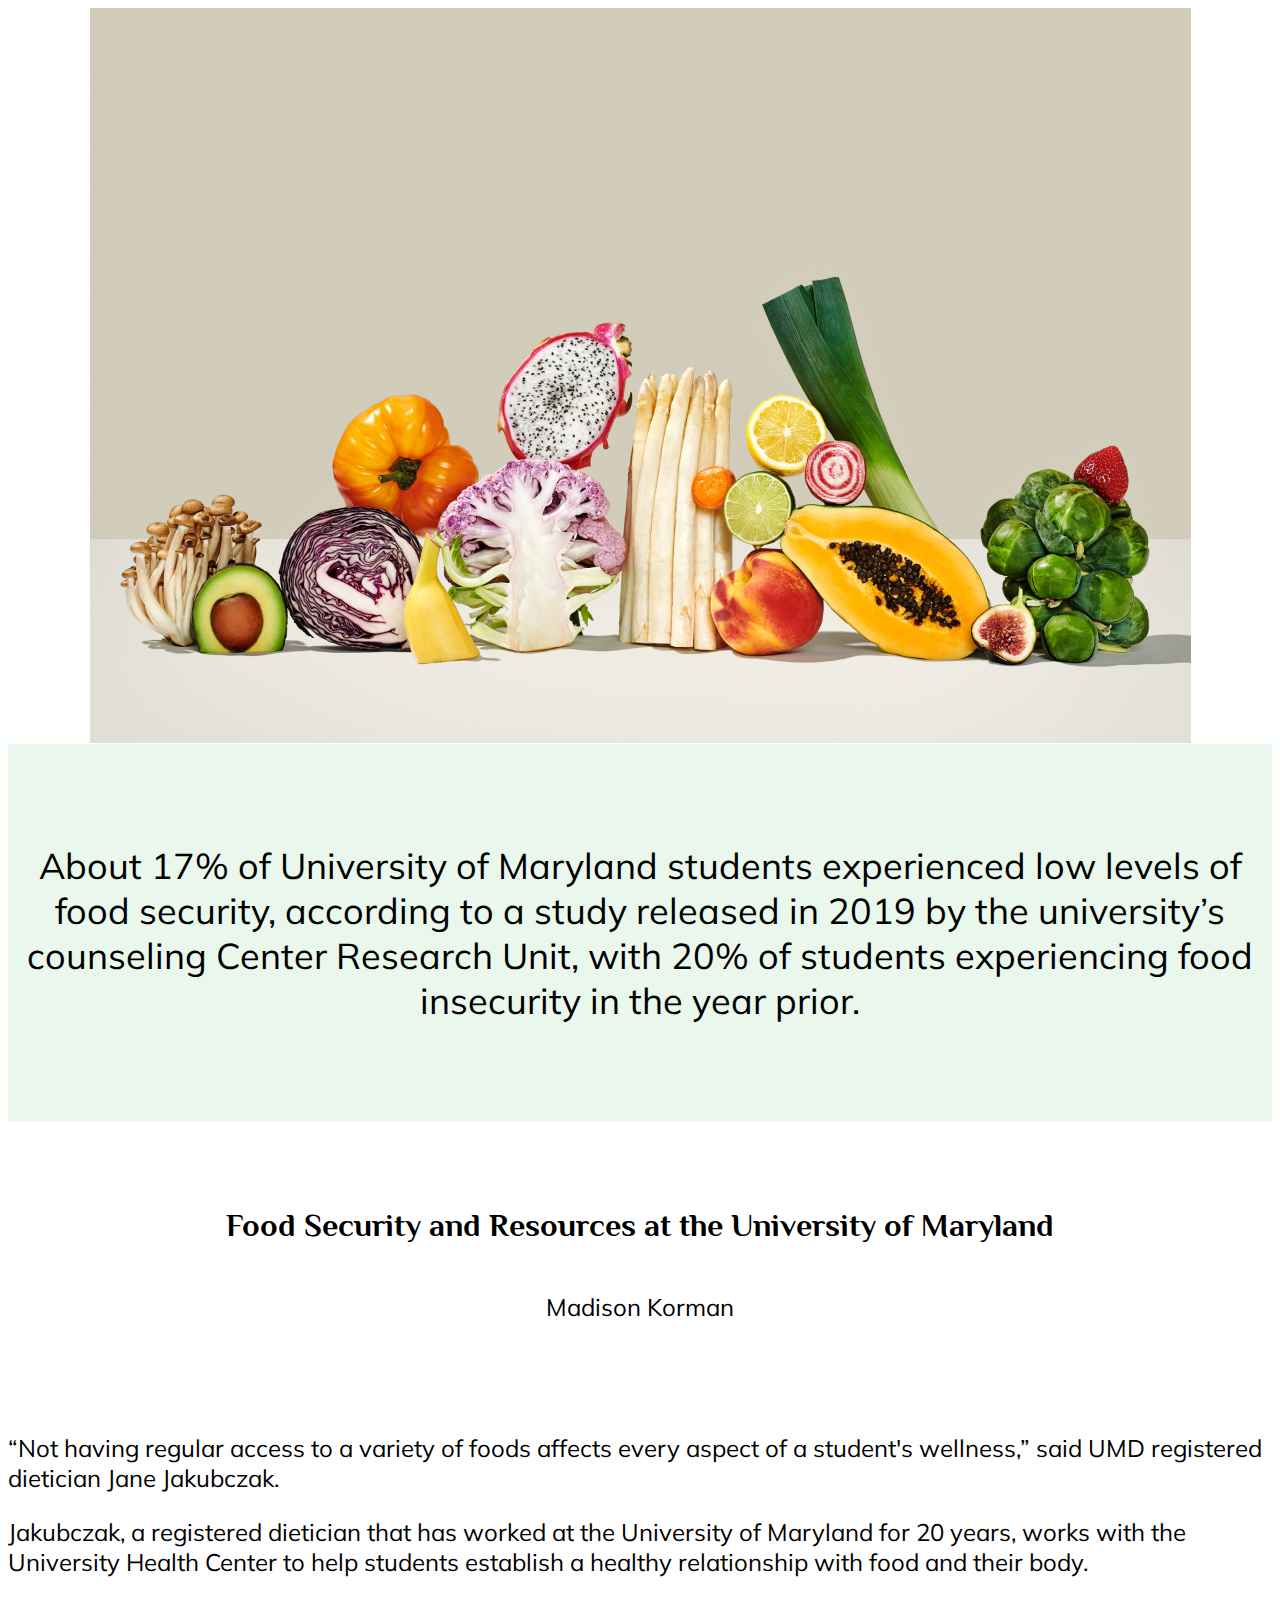
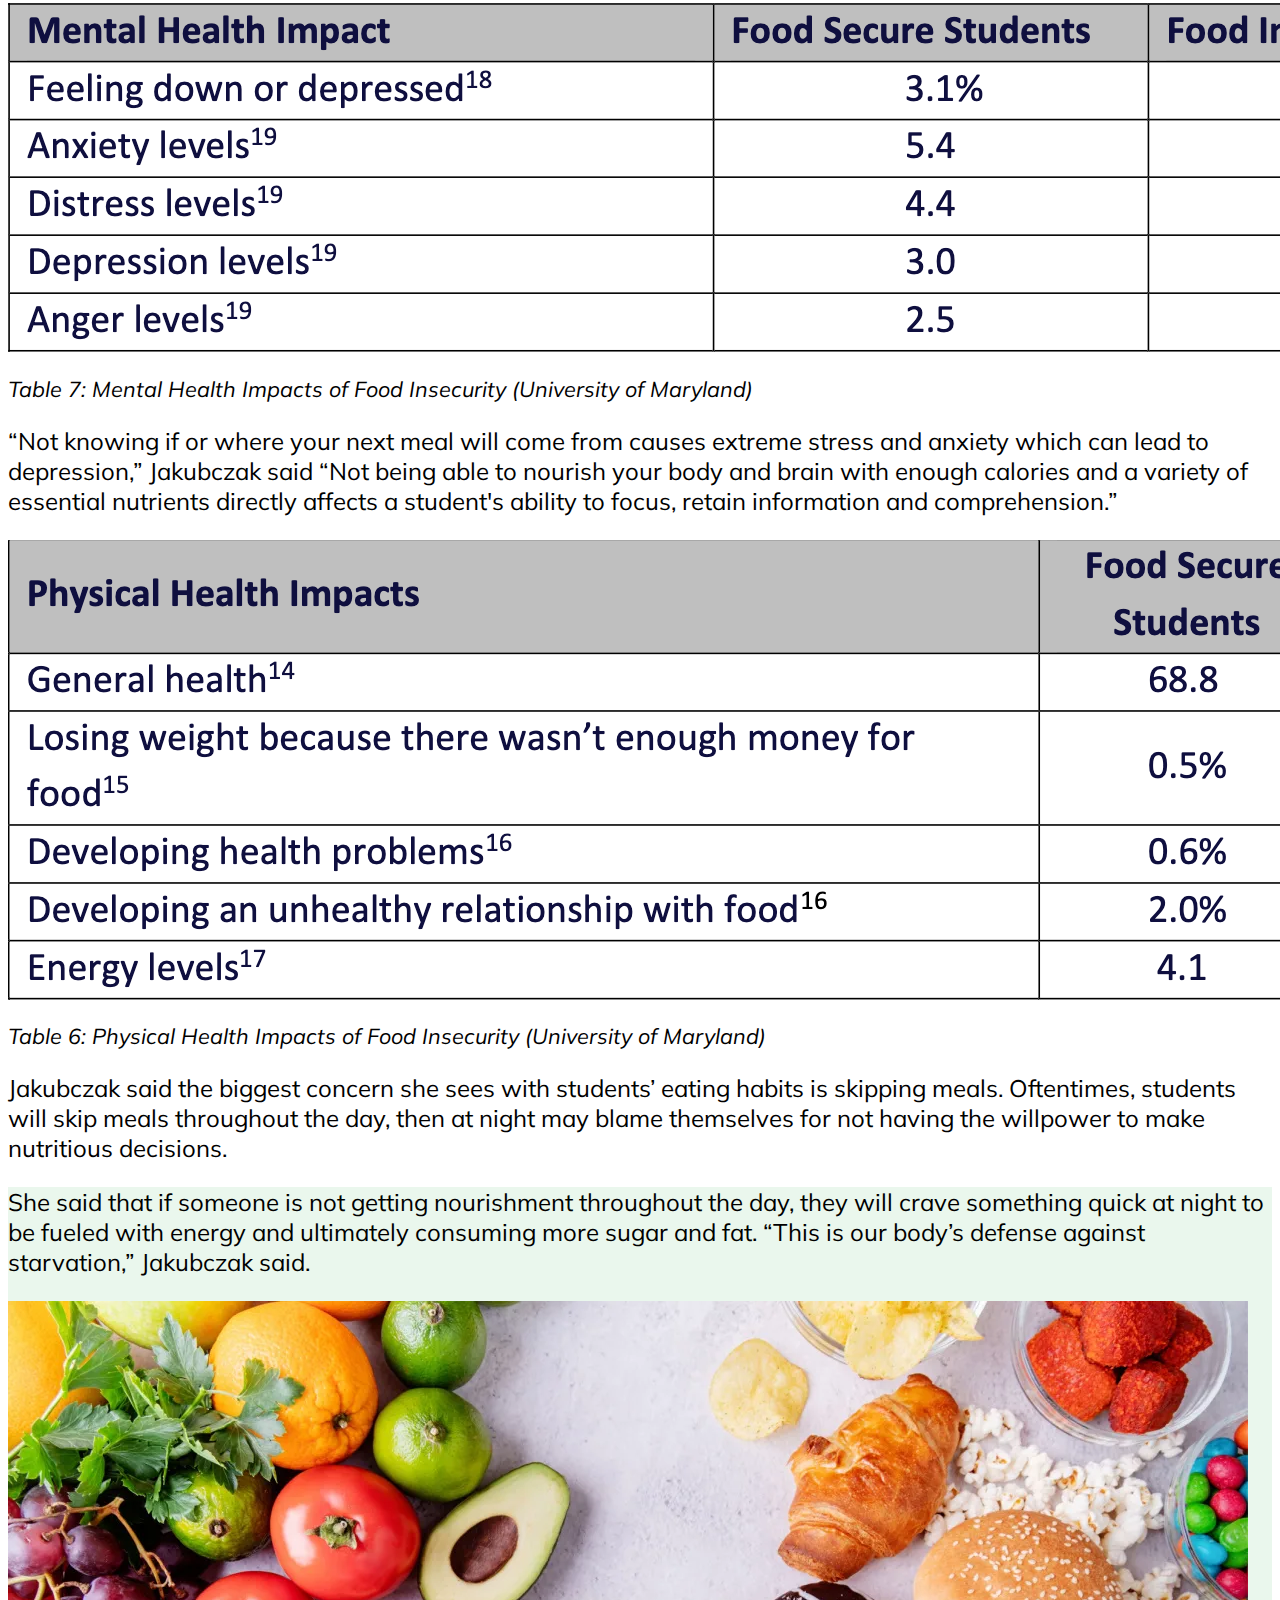
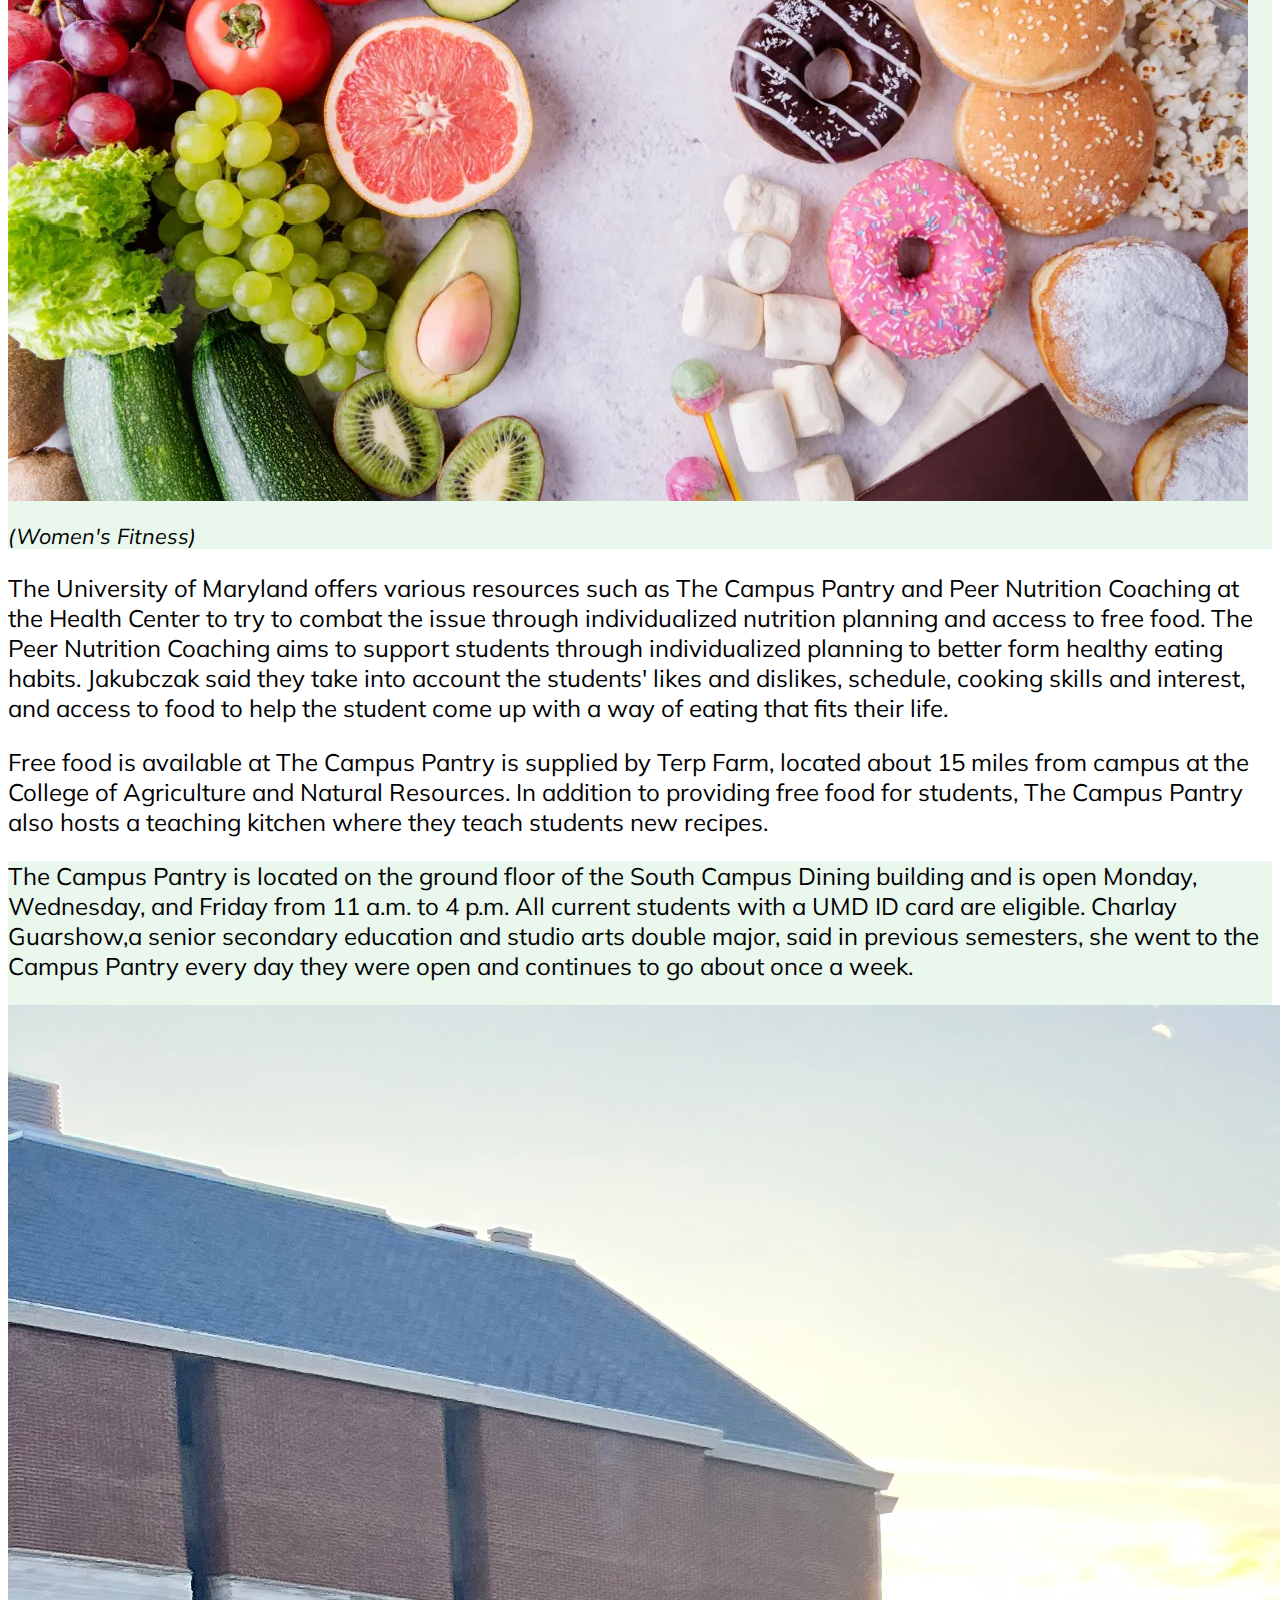
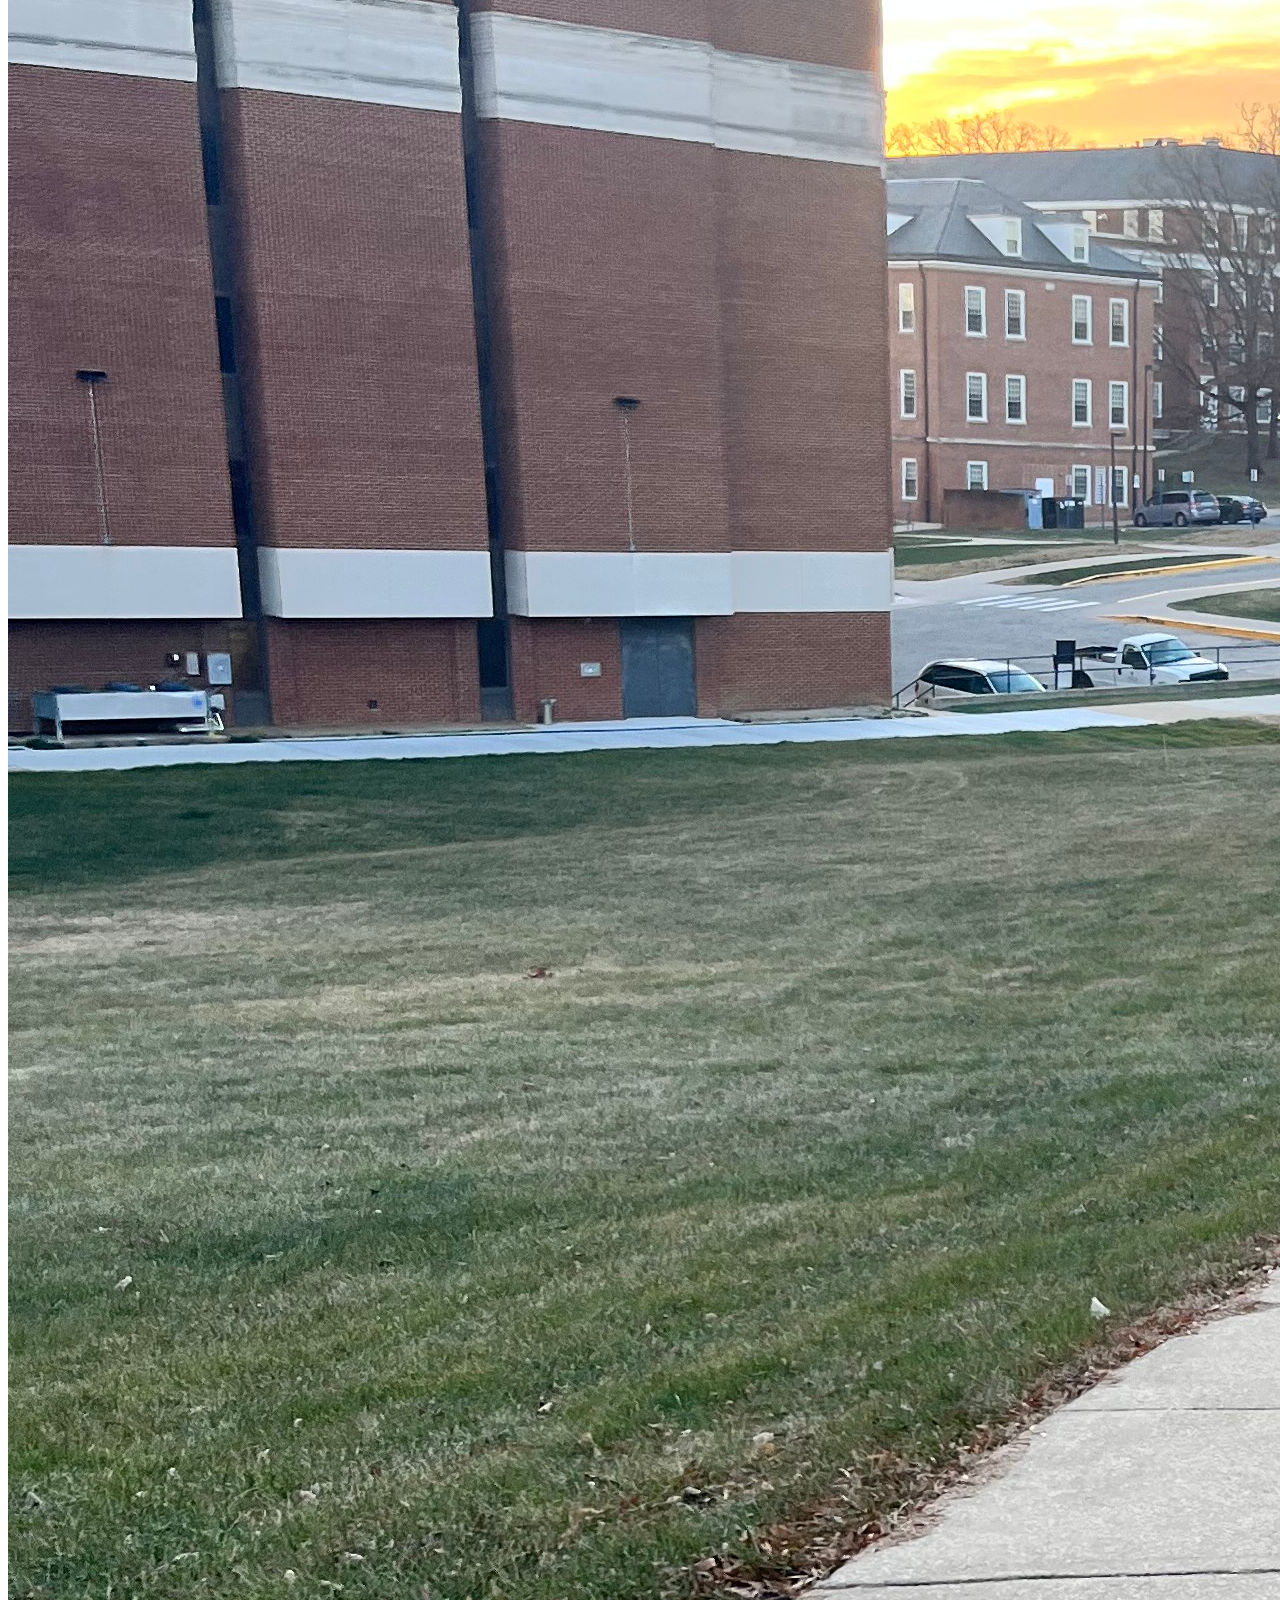
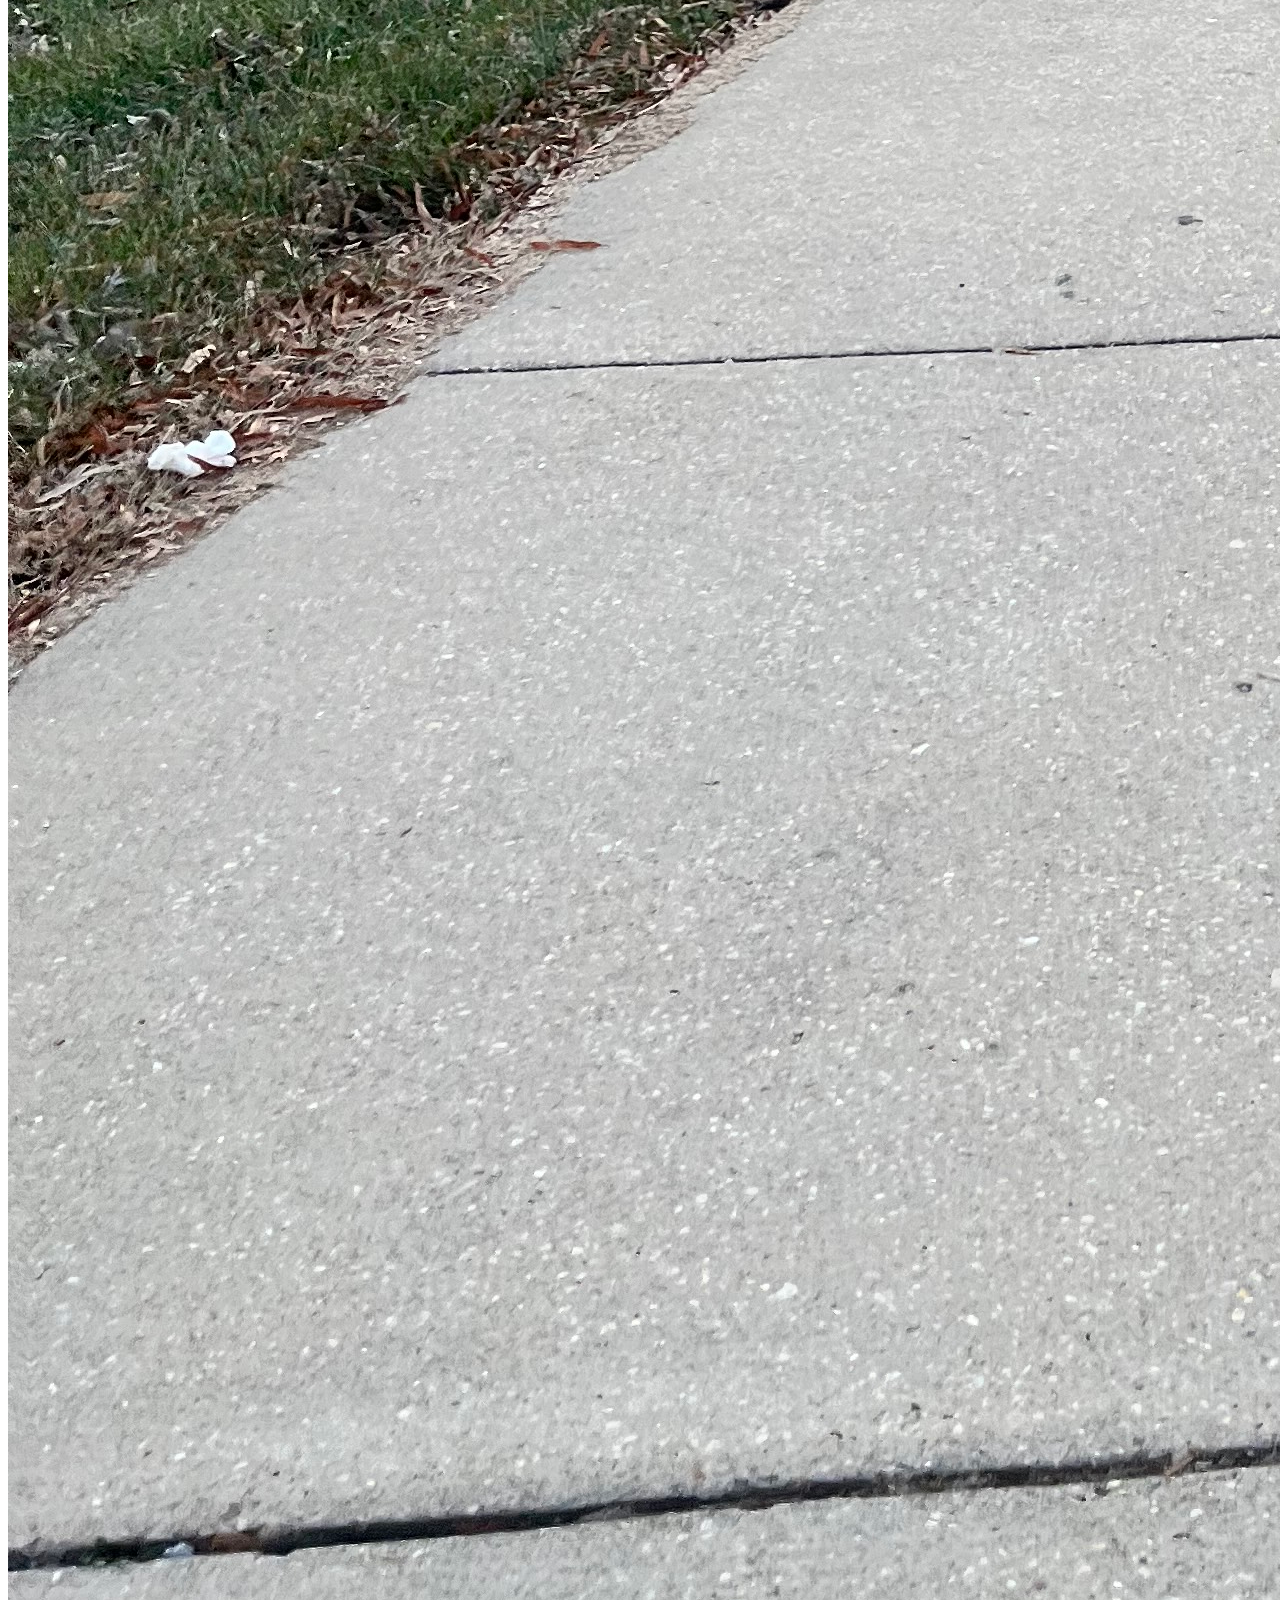
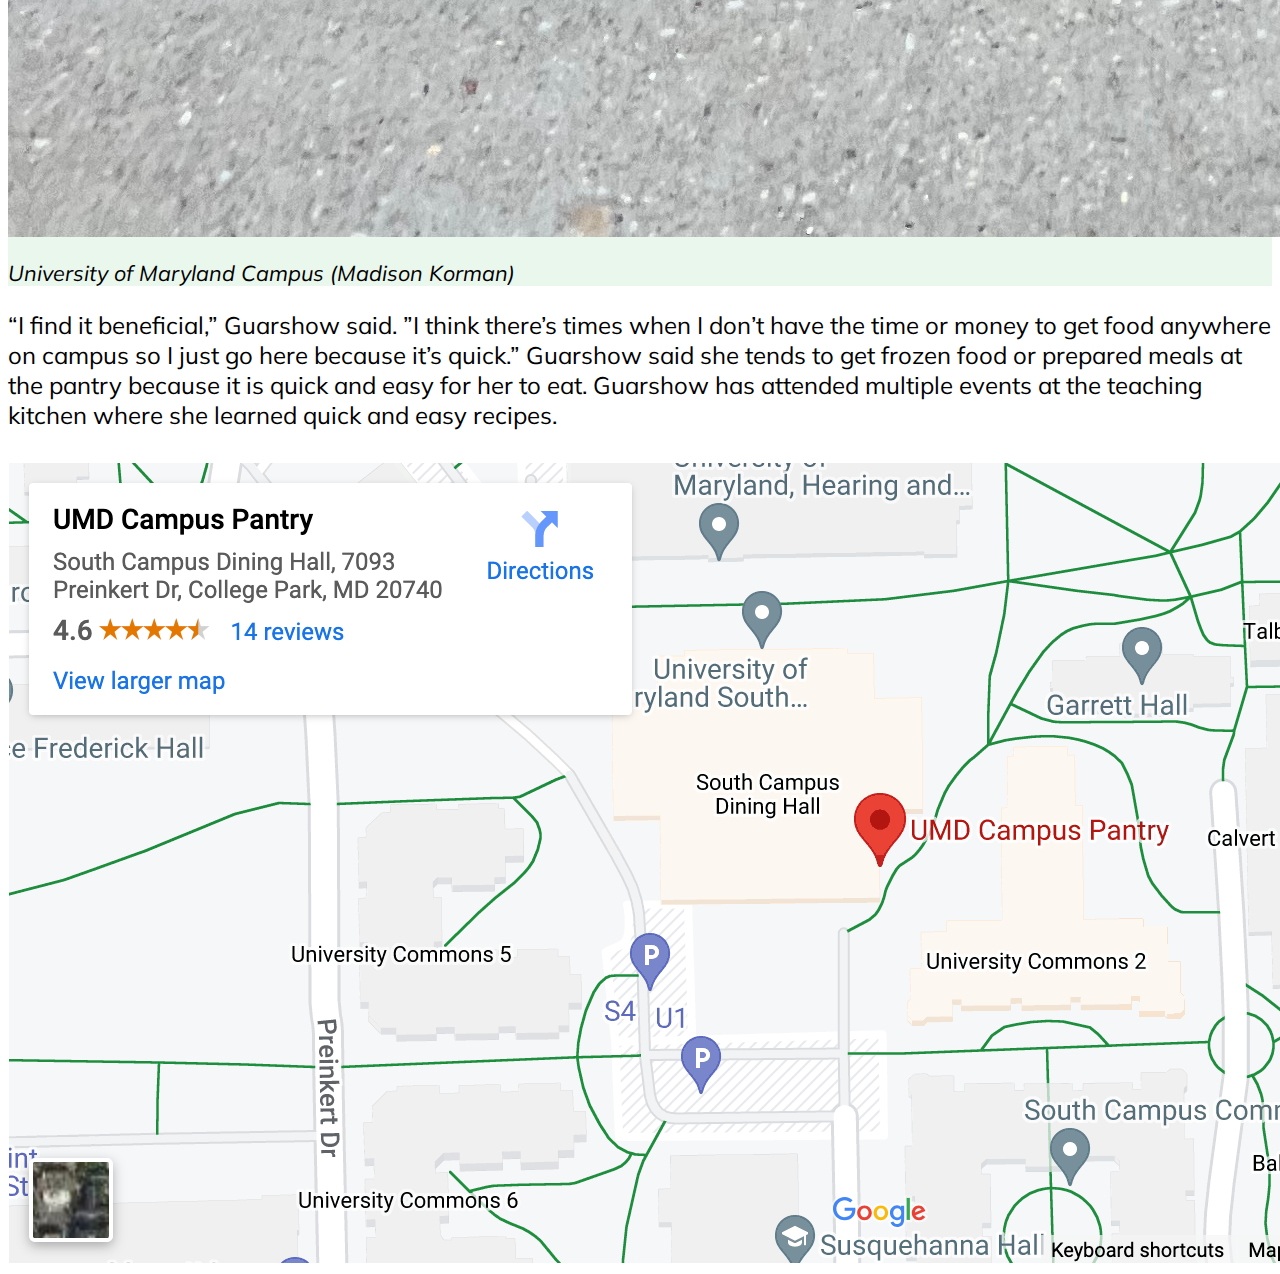
<file: final/index.html>
<html lang="en">

<head>
    <meta charset="UTF-8">
    <meta name="viewport" content="width=device-width, initial-scale=1.0">
    <meta http-equiv="X-UA-Compatible" content="ie=edge">
    <title>Food Security</title>
    <meta name="description" content="About 17% of UMD students experienced low levels of food security, according to a Food Access and Student Well-Being Study released in 2019 by the University of Maryland Counseling Center Research Unit. In the year leading up to the study 20% of UMD students experienced food insecurity.

    ">
    <!--fonts-->

    <link rel="preconnect" href="https://fonts.googleapis.com">
    <link rel="preconnect" href="https://fonts.gstatic.com" crossorigin>
    <link href="https://fonts.googleapis.com/css2?family=Philosopher:ital,wght@0,400;0,700;1,400;1,700&display=swap"
        rel="stylesheet">
    <link
        href="https://fonts.googleapis.com/css2?family=Mulish:ital,wght@0,200;0,300;0,400;0,500;0,600;0,700;0,800;0,900;0,1000;1,200;1,300;1,400;1,500;1,600;1,700;1,800;1,900;1,1000&display=swap"
        rel="stylesheet">

    <!--css-->
    <link rel="stylesheet" href="css/final.css">

    <link href="https://cdn.jsdelivr.net/npm/bootstrap@5.3.2/dist/css/bootstrap.min.css" rel="stylesheet"
        integrity="sha384-T3c6CoIi6uLrA9TneNEoa7RxnatzjcDSCmG1MXxSR1GAsXEV/Dwwykc2MPK8M2HN" crossorigin="anonymous">

</head>

<body>
    <header>
        <img src="img/firsthealthy.png" alt="healthy" class="img-fluid">
    </header>
    <div class="pad">
        <p>
            About 17% of University of Maryland students experienced low levels of food security, according to a
            study
            released in 2019 by the university’s counseling Center Research Unit, with 20% of students experiencing
            food
            insecurity in the year prior.
        </p>
    </div>
    <div class="container">

        <h1>Food Security and Resources at the University of Maryland</h1>
        <div class="name">
            <p>Madison Korman</p>
        </div>
        <p>
            “Not having regular access to a variety of foods affects every aspect of a student's wellness,” said UMD
            registered dietician Jane Jakubczak.</p>
        <p>Jakubczak, a registered dietician that has worked at the University of Maryland for 20 years, works with the
            University Health Center to help students establish a healthy relationship with food and their body.</p>
        <img src="img/chart2.png" alt="chart 2" class="img-fluid">

        <div class="caption">
            <p>Table 7: Mental Health Impacts of Food Insecurity (University of Maryland)</p>
        </div>
        <p>“Not knowing if or where your next meal will come from causes extreme stress and anxiety which can lead to
            depression,” Jakubczak said “Not being able to nourish your body and brain with enough calories and a
            variety of essential nutrients directly affects a student's ability to focus, retain information and
            comprehension.” </p>
        <img src="img/chart1.png"
            alt="chrome-extension://bdfcnmeidppjeaggnmidamkiddifkdib/viewer.html?file=https://studentaffairs.umd.edu/sites/default/files/2021-11/Food%20Access%20%26%20Student%20Well-being%20Study%20Report_September2019.pdf"
            class="img-fluid">
        <div class="caption">
            <p>Table 6: Physical Health Impacts of Food Insecurity (University of Maryland)</p>
        </div>
        <p>
            Jakubczak said the biggest concern she sees with students’ eating habits is skipping meals. Oftentimes,
            students will skip meals throughout the day, then at night may blame themselves for not having the willpower
            to make nutritious decisions.</p>
        <div class="row">
            <div class="col-sm-6">
                <p>
                    She said that if someone is not getting nourishment throughout the day, they will crave something
                    quick at
                    night to be fueled with energy and ultimately consuming more sugar and fat.
                    “This is our body’s defense against starvation,” Jakubczak said.</p>
            </div>
            <div class="col-sm-6">
                <img src="img/sugarfat.webp" alt="sugar" class="img-fluid">
                <div class="caption">
                    <p>(Women's Fitness)</p>
                </div>
            </div>
        </div>
        <p>
            The University of Maryland offers various resources such as The Campus Pantry and Peer Nutrition Coaching at
            the Health Center to try to combat the issue through individualized nutrition planning and access to free
            food. The Peer Nutrition Coaching aims to support students through individualized planning to better form
            healthy
            eating habits. Jakubczak said they take into account the students' likes and dislikes, schedule, cooking
            skills and interest, and access to food to help the student come up with a way of eating that fits their
            life.</p>
        <p>
            Free food is available at The Campus Pantry is supplied by Terp Farm, located about 15 miles from campus at
            the College of Agriculture and Natural Resources.
            In addition to providing free food for students, The Campus Pantry also hosts a teaching kitchen where they
            teach students new recipes.</p>
        <div class="row">
            <div class="col-sm-6">
                <p>
                    The Campus Pantry is located on the ground floor of the South Campus Dining building and is open
                    Monday,
                    Wednesday, and Friday from 11 a.m. to 4 p.m. All current students with a UMD ID card are eligible.
                    Charlay Guarshow,a senior secondary education and studio arts double major, said in previous
                    semesters, she
                    went to the Campus Pantry every day they were open and continues to go about once a week.</p>
            </div>
            <div class="col-sm-6">

                <img src="img/campus.jpeg" alt="campus" class="img-fluid">
                <div class="caption">
                    <p>University of Maryland Campus (Madison Korman)</p>
                </div>
            </div>
        </div>
        <p>
            “I find it beneficial,” Guarshow said. ”I think there’s times when I don’t have the time or money to get
            food anywhere on campus so I just go here because it’s quick.”
            Guarshow said she tends to get frozen food or prepared meals at the pantry because it is quick and easy for
            her to eat. Guarshow has attended multiple events at the teaching kitchen where she learned quick and easy
            recipes. </p>

    </div>
    <img src="img/map.png" alt="Campus Pantry Map" class="img-fluid" usemap="#workmap">
    <map name="workmap">
        <area shape="default" href="https://dining.umd.edu/sustainability/campus-pantry">
</body>

</html>
</file>
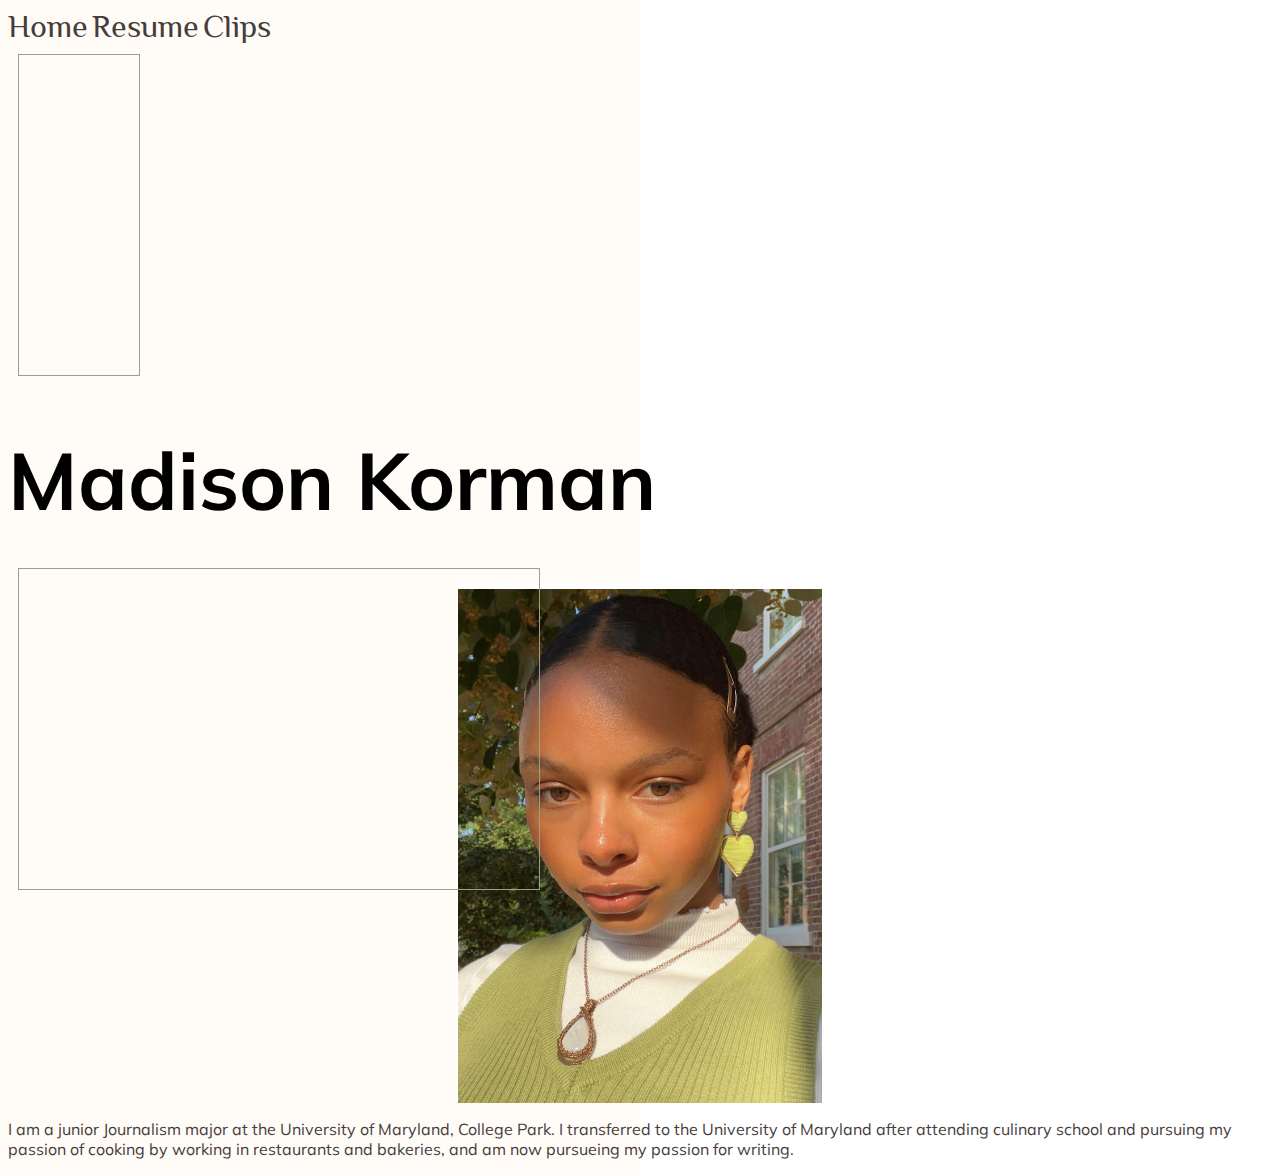
<file: portfolio/index.html>
<html lang="en">

<head>
    <meta charset="UTF-8">
    <meta name="viewport" content="width=device-width, initial-scale=1.0">
    <meta http-equiv="X-UA-Compatible" content="ie=edge">
    <title>Madison Korman Portfolio</title>
    <meta name="description" content="Madison Korman's resume, clips, and bio">
    <!--fonts-->
    <link rel="preconnect" href="https://fonts.googleapis.com">
    <link rel="preconnect" href="https://fonts.gstatic.com" crossorigin>
    <link href="https://fonts.googleapis.com/css2?family=Philosopher:ital,wght@0,400;0,700;1,400;1,700&display=swap"
        rel="stylesheet">
    <link
        href="https://fonts.googleapis.com/css2?family=Mulish:ital,wght@0,200;0,300;0,400;0,500;0,600;0,700;0,800;0,900;0,1000;1,200;1,300;1,400;1,500;1,600;1,700;1,800;1,900;1,1000&display=swap"
        rel="stylesheet">

    <!--css-->
    <link rel="stylesheet" href="css/portfolio.css">

    <link href="https://cdn.jsdelivr.net/npm/bootstrap@5.3.2/dist/css/bootstrap.min.css" rel="stylesheet"
        integrity="sha384-T3c6CoIi6uLrA9TneNEoa7RxnatzjcDSCmG1MXxSR1GAsXEV/Dwwykc2MPK8M2HN" crossorigin="anonymous">
    <link rel="stylesheet" href="css/portfolio.css">
</head>

<body>
    <div class="container-fluid">
        <a href="#">Home</a>
        <a href="/resume">Resume</a>
        <a href="/clips">Clips</a>
        </nav>
        <div class="boxy"> </div>



        <div class="row align-items-center">

            <div class="col-lg-8">
                <h1 class="name">Madison Korman</h1>
            </div>

            <div class="col-lg-3 home-photo">

                <img src="img/portfolioheadshot.png" alt="headshot" class="img-fluid">
                <p class="callout">I am a junior Journalism major at the University of Maryland, College Park. I
                    transferred to the
                    University of
                    Maryland after attending culinary school and pursuing my passion of cooking by working in
                    restaurants
                    and bakeries, and am now pursueing my passion for writing.</p>

            </div>

        </div>


        <div class="box"> </div>
    </div>

</body>
</file>
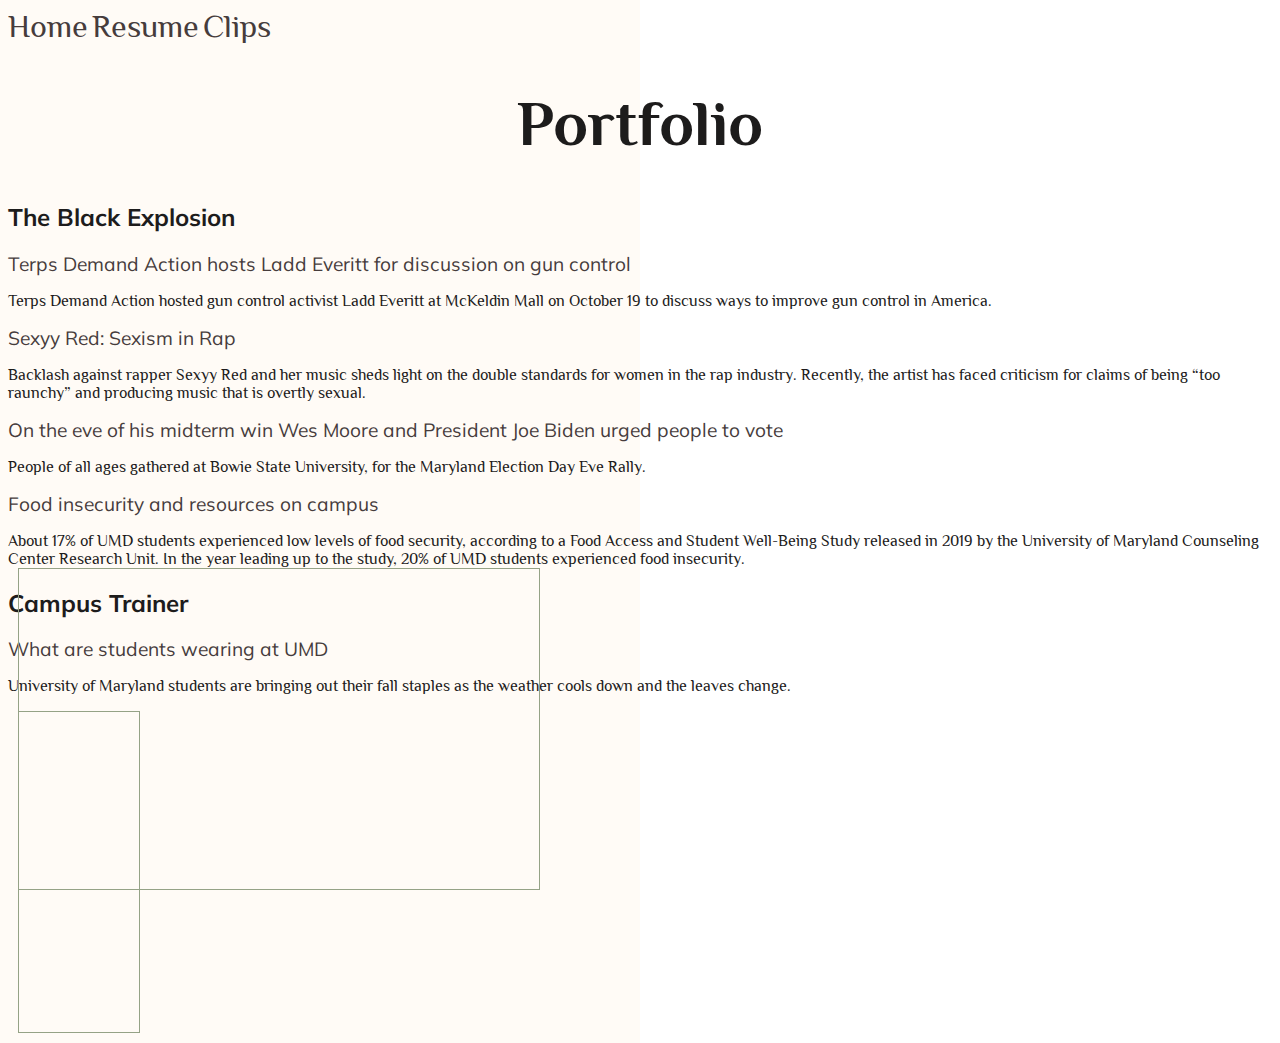
<file: portfolio/clips/index.html>
<html lang="en">

<head>
    <meta charset="UTF-8">
    <meta name="viewport" content="width=device-width, initial-scale=1.0">
    <meta http-equiv="X-UA-Compatible" content="ie=edge">
    <title>Madison Korman Portfolio</title>
    <meta name="description" content="Madison Korman's resume, clips, and bio">
    <!--fonts-->
    <link rel="preconnect" href="https://fonts.googleapis.com">
    <link rel="preconnect" href="https://fonts.gstatic.com" crossorigin>
    <link href="https://fonts.googleapis.com/css2?family=Philosopher:ital,wght@0,400;0,700;1,400;1,700&display=swap"
        rel="stylesheet">
    <link
        href="https://fonts.googleapis.com/css2?family=Mulish:ital,wght@0,200;0,300;0,400;0,500;0,600;0,700;0,800;0,900;0,1000;1,200;1,300;1,400;1,500;1,600;1,700;1,800;1,900;1,1000&display=swap"
        rel="stylesheet">

    <!--css-->
    <link rel="stylesheet" href="../css/portfolio.css">

    <link href="https://cdn.jsdelivr.net/npm/bootstrap@5.3.2/dist/css/bootstrap.min.css" rel="stylesheet"
        integrity="sha384-T3c6CoIi6uLrA9TneNEoa7RxnatzjcDSCmG1MXxSR1GAsXEV/Dwwykc2MPK8M2HN" crossorigin="anonymous">
    <link rel="stylesheet" href="../css/portfolio.css">
</head>

<body>
    <div class="page-two">
        <div class="container-fluid">
            <a href="../index.html">Home</a>
            <a href="../resume">Resume</a>
            <a href="/#">Clips</a>

            <h1 class="resume">Portfolio</h1>
            <h2>The Black Explosion </h2>
            <p></p>
            <div class="box"> </div>

            <div class="links"> <a
                href="https://www.blackexplosionnews.com/blog/2023/10/31/terps-demand-action-hosts-ladd-everitt-for-discussion-on-gun-control">Terps Demand Action hosts Ladd Everitt for discussion on gun control</a></div>
        <p>Terps Demand Action hosted gun control activist Ladd Everitt at McKeldin Mall on October 19 to discuss ways to improve gun control in America.</p>
            <div class="links"> <a
                    href="https://www.blackexplosionnews.com/blog/2023/10/6/sexyy-red-sexism-in-rap">Sexyy Red: Sexism
                    in Rap</a></div>
            <p>Backlash against rapper Sexyy Red and her music sheds light on the double standards for women in the rap
                industry. Recently, the artist has faced criticism for claims of being “too raunchy” and producing music
                that is overtly sexual.</p>
            <div class="links"> <a
                    href="https://www.blackexplosionnews.com/blog/2022/11/9/on-the-eve-of-his-midterm-win-wes-moore-and-president-joe-biden-urged-people-to-vote">On
                    the eve of his midterm win Wes Moore and President Joe Biden urged people to vote</a></div>
            <p>People of all ages gathered at Bowie State University, for the Maryland Election Day Eve Rally.</p>

            <div class="links"> <a href="https://www.blackexplosionnews.com/blog/2023/10/30/food-insecurity-and-resources-on-campus">Food
                    insecurity and resources on campus</a></div>
            <p>About 17% of UMD students experienced low levels of food security, according to a Food Access and Student
                Well-Being Study released in 2019 by the University of Maryland Counseling Center Research Unit. In the
                year leading up to the study, 20% of UMD students experienced food insecurity.</p>
            <h2>Campus Trainer </h2>
            <div class="links"> <a href="http://www.thecampustrainer.website/what-are-students-wearing-at-umd.html">What are students wearing at UMD</a></div>
        <p>University of Maryland students are bringing out their fall staples as the weather cools down and the leaves change.</p>
            <div class="boxy"> </div>

           

</body>
</file>
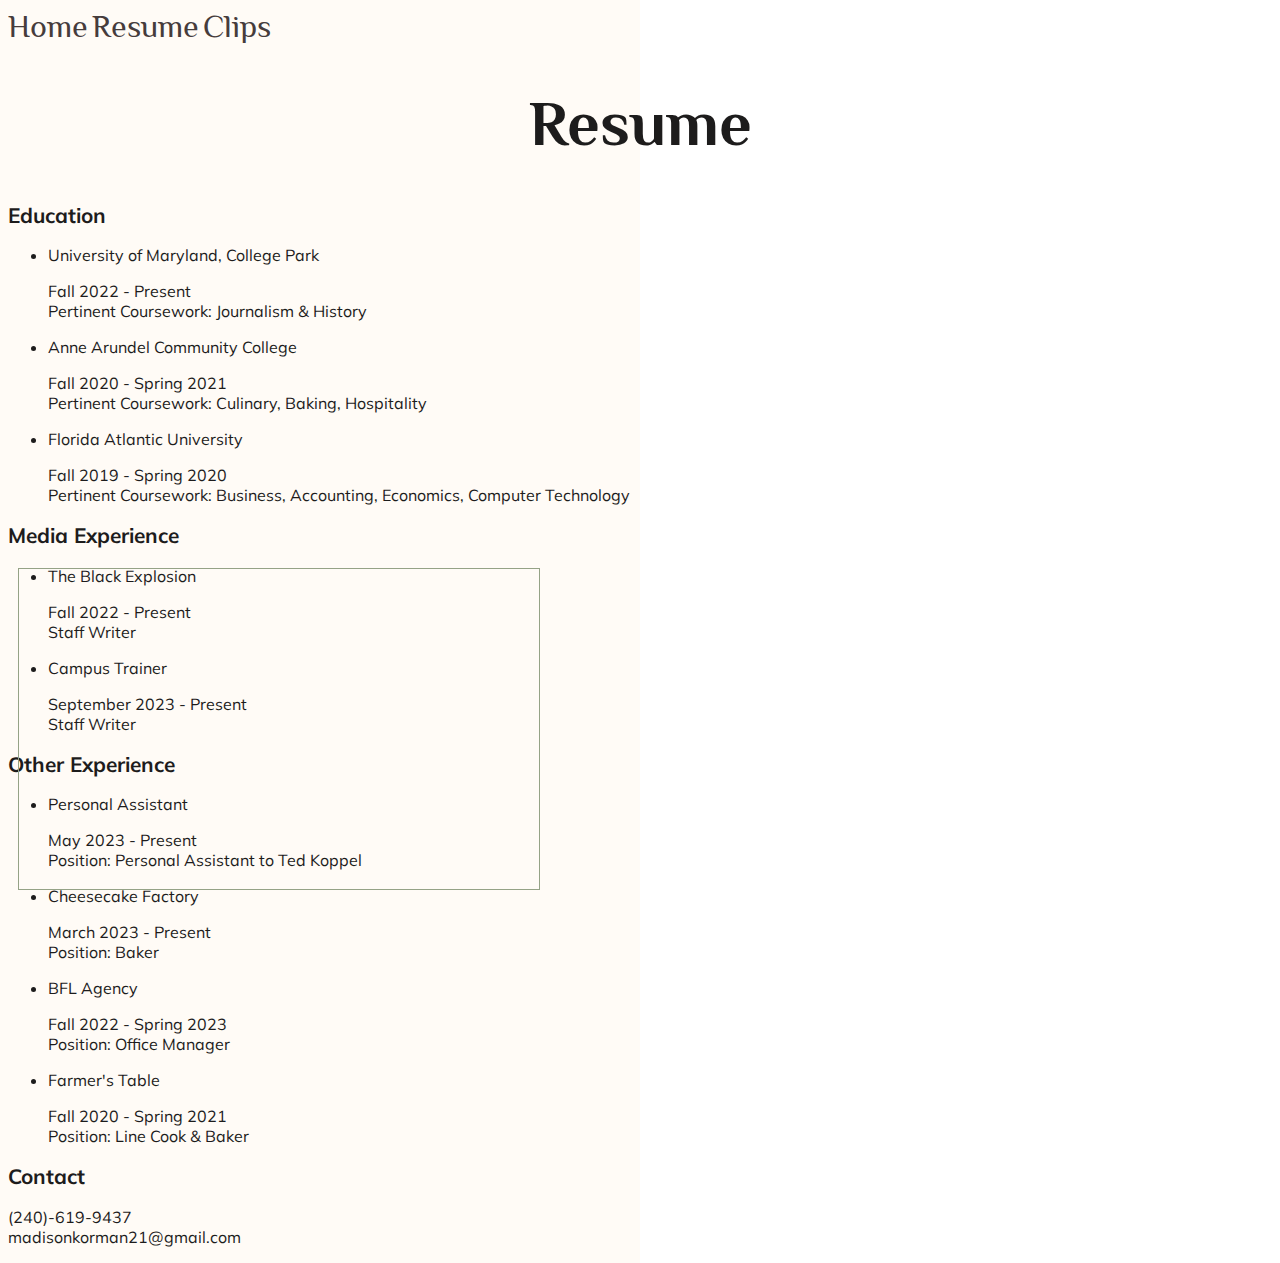
<file: portfolio/resume/index.html>
<html lang="en">

<head>
    <meta charset="UTF-8">
    <meta name="viewport" content="width=device-width, initial-scale=1.0">
    <meta http-equiv="X-UA-Compatible" content="ie=edge">
    <title>Madison Korman Portfolio</title>
    <meta name="description" content="Madison Korman's resume, clips, and bio">
    <!--fonts-->
    <link rel="preconnect" href="https://fonts.googleapis.com">
    <link rel="preconnect" href="https://fonts.gstatic.com" crossorigin>
    <link href="https://fonts.googleapis.com/css2?family=Philosopher:ital,wght@0,400;0,700;1,400;1,700&display=swap"
        rel="stylesheet">
    <link
        href="https://fonts.googleapis.com/css2?family=Mulish:ital,wght@0,200;0,300;0,400;0,500;0,600;0,700;0,800;0,900;0,1000;1,200;1,300;1,400;1,500;1,600;1,700;1,800;1,900;1,1000&display=swap"
        rel="stylesheet">

    <!--css-->
    <link rel="stylesheet" href="../css/portfolio.css">

    <link href="https://cdn.jsdelivr.net/npm/bootstrap@5.3.2/dist/css/bootstrap.min.css" rel="stylesheet"
        integrity="sha384-T3c6CoIi6uLrA9TneNEoa7RxnatzjcDSCmG1MXxSR1GAsXEV/Dwwykc2MPK8M2HN" crossorigin="anonymous">
    <link rel="stylesheet" href="../css/portfolio.css">
</head>

<body>
    <div class="page-two">
        <div class="container-fluid">

            <a href="../index.html">Home</a>
            <a href="/#">Resume</a>
            <a href="../clips">Clips</a>
            <h1 class="resume">Resume</h1>
        </div>

        <div class="row">

            <div class="col-sm-6">

                <h2 class="education">Education</h2>
                <ul>
                    <li>University of Maryland, College Park</li>
                    <p>Fall 2022 - Present <br>Pertinent Coursework: Journalism & History</p>

                    <li>Anne Arundel Community College</li>
                    <p>Fall 2020 - Spring 2021 <br> Pertinent Coursework: Culinary, Baking, Hospitality</p>

                    <li>Florida Atlantic University</li>
                    <p>Fall 2019 - Spring 2020 <br> Pertinent Coursework: Business, Accounting, Economics, Computer
                        Technology</p>

                </ul>

            </div>

            <div class="col-sm-6">
                <h2 class="work">Media Experience</h2>
                <ul>
                    <li>The Black Explosion</li>
                    <p>Fall 2022 - Present <br> Staff Writer</p>

                    <li>Campus Trainer</li>
                    <p>September 2023 - Present <br> Staff Writer</p>


                </ul>



            </div>

            <div class="row">

                <div class="col-sm-6">

                    <h2 class="education">Other Experience</h2>
                    <ul>
                        <li>Personal Assistant</li>
                        <p>May 2023 - Present <br>Position: Personal Assistant to Ted Koppel</p>

                        <li>Cheesecake Factory</li>
                        <p>March 2023 - Present <br>Position: Baker</p>

                        <li>BFL Agency</li>
                        <p>Fall 2022 - Spring 2023 <br>Position: Office Manager</p>
                        <li>Farmer's Table</li>
                        <p>Fall 2020 - Spring 2021 <br>Position: Line Cook & Baker</p>

                    </ul>

                </div>

                <div class="col-sm-6">
                    <h2 class="work">Contact</h2>

                    <p>(240)-619-9437 <br> madisonkorman21@gmail.com </p>









                </div>

                <div class="box"> </div>

            </div>

</body>
</file>
<file: final/css/final.css>
p {
    font-family: 'Mulish', sans-serif;
    font-size: 1.5em;
}

h1 {
    font-family: 'Philosopher', sans-serif;
    text-align: center;
    font-size: 2em;
    padding-top: 5%;
    padding-bottom: 2%;
}

.pad {
    padding-top: 5%;
    padding-bottom: 5%;
    background-color: #EAF7ED;
    text-align: center;
    font-size: 1.5em;

}

header {
    min-width: 100%;
    text-align: center;
}

.row {
    background-color: #EAF7ED;
}

.caption {
    font-style: italic;
    font-size: .9em;
}

.name {
    text-align: center;
    font-family: 'Philosopher', sans-serif;

    padding-bottom: 5%;
}
</file>
<file: portfolio/css/portfolio.css>
body {
    font-family: 'Philosopher', sans-serif;
    background-image: linear-gradient(to right, #FFFBF6 0%, #FFFBF6 50%, white 50%, white 100%)
}

/*img {
    width: 300px;
    height: auto;
}*/

.callout {
    font-family: 'Mulish', sans-serif;
    color: #463C3C;

}

.name {
    font-size: 5em;
}

/*.name {
    position: absolute;
    bottom: 0;
    font-size: 5em;
    color: #1D1C1C;
}*/

.box {
    width: 500px;
    height: 300px;
    border: 1px solid #95A286;
    padding: 10px;
    margin: 10px;
    position: absolute;
    bottom: 0;
    color: #95A286;
}

.boxy {
    width: 100px;
    height: 300px;
    border: 1px solid #95A286;
    padding: 10px;
    margin: 10px;
}

a {
    color: #463C3C;
    font-size: 2em;
    text-decoration: none;

}

nav {
    word-spacing: 2em;
}

.home-photo img {
    margin: 0 auto;
    display: block;
}

.resume {
    font-size: 4em;
    text-align: center;
    color: #1D1C1C;
}

.education {
    font-size: 1.3em;
}

.page-two {
    color: #1D1C1C;


}

.row {
    font-family: 'Mulish', sans-serif;
}

.work {
    font-size: 1.3em;
}

h2 {
    font-family: 'Mulish', sans-serif;

}

.links {
    font-family: 'Mulish', sans-serif;
    font-size: .6em;
    color: #463C3C;

}
</file>
